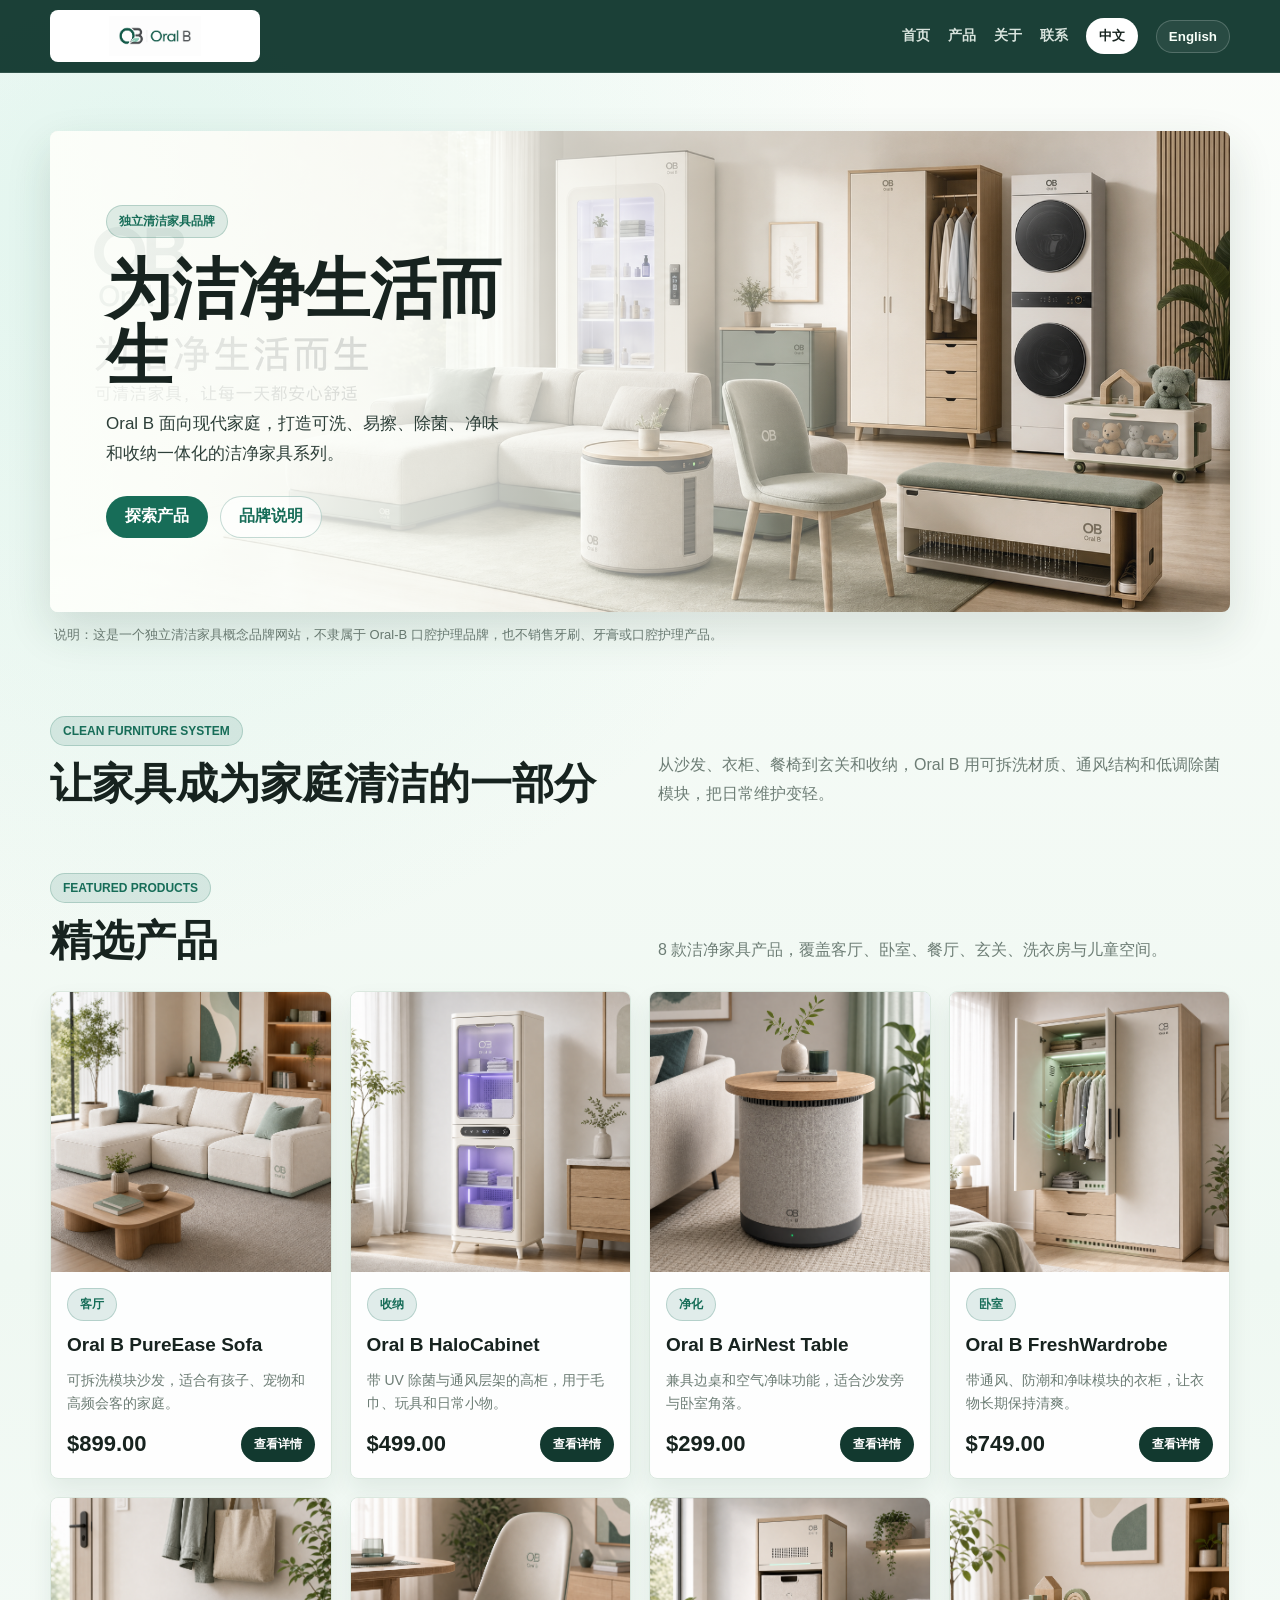
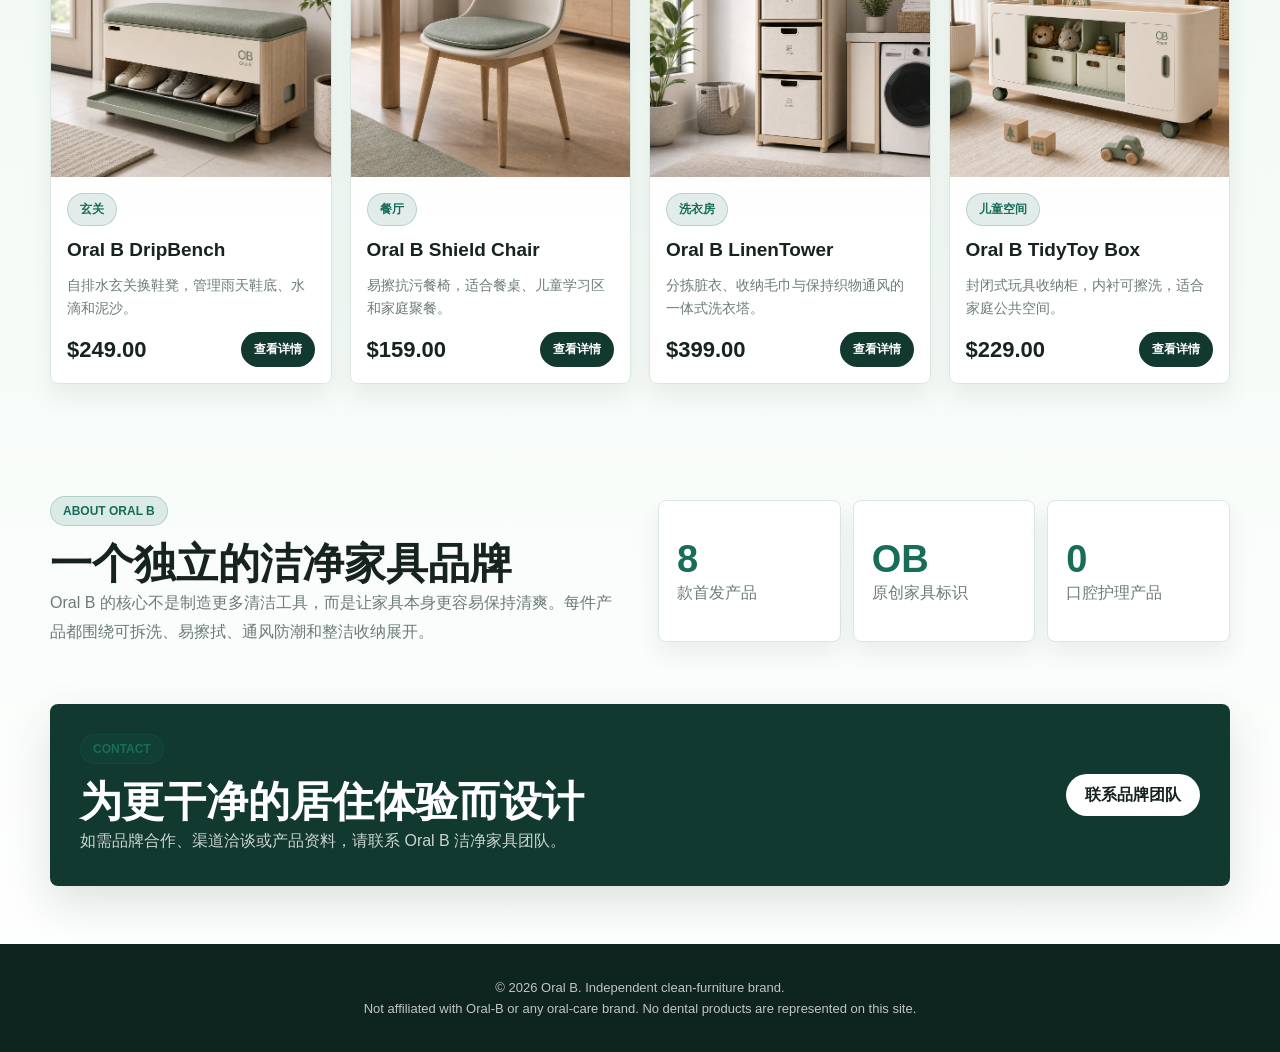
<file: index.html>
<!DOCTYPE html>
<html lang="zh-CN">
<head>
  <meta charset="UTF-8">
  <meta name="viewport" content="width=device-width, initial-scale=1.0">
  <title>Oral B | Clean Furniture for Fresh Living</title>
  <meta name="description" content="Oral B is an independent clean-furniture brand for washable, hygienic, easy-care home furniture.">
  <link rel="stylesheet" href="style.css">
</head>
<body>
  <header class="site-header">
    <nav class="nav-shell" aria-label="Primary navigation">
      <a class="brand-lockup" href="index.html" aria-label="Oral B home">
        <img src="assets/oral-b-logo.png" alt="Oral B logo">
      </a>
      <div class="nav-links">
        <a href="#home" data-i18n="nav.home">首页</a>
        <a href="#products" data-i18n="nav.products">产品</a>
        <a href="#about" data-i18n="nav.about">关于</a>
        <a href="#contact" data-i18n="nav.contact">联系</a>
        <button class="lang-toggle active" type="button" data-lang="zh">中文</button>
        <button class="lang-toggle" type="button" data-lang="en">English</button>
      </div>
    </nav>
  </header>

  <main>
    <section class="hero-section" id="home">
      <div class="hero-card">
        <img class="hero-image" src="assets/hero-banner.png" alt="Oral B clean furniture product lineup">
        <div class="hero-copy">
          <span class="eyebrow" data-i18n="hero.eyebrow">独立清洁家具品牌</span>
          <h1 data-i18n="hero.title">为洁净生活而生</h1>
          <p data-i18n="hero.body">Oral B 面向现代家庭，打造可洗、易擦、除菌、净味和收纳一体化的洁净家具系列。</p>
          <div class="hero-actions">
            <a class="primary-btn" href="#products" data-i18n="hero.ctaProducts">探索产品</a>
            <a class="secondary-btn" href="#about" data-i18n="hero.ctaAbout">品牌说明</a>
          </div>
        </div>
      </div>
      <p class="brand-note" data-i18n="hero.note">说明：这是一个独立清洁家具概念品牌网站，不隶属于 Oral-B 口腔护理品牌，也不销售牙刷、牙膏或口腔护理产品。</p>
    </section>

    <section class="intro-band">
      <div class="intro-grid">
        <div>
          <span class="section-kicker" data-i18n="intro.kicker">Clean Furniture System</span>
          <h2 data-i18n="intro.title">让家具成为家庭清洁的一部分</h2>
        </div>
        <p data-i18n="intro.body">从沙发、衣柜、餐椅到玄关和收纳，Oral B 用可拆洗材质、通风结构和低调除菌模块，把日常维护变轻。</p>
      </div>
    </section>

    <section class="products-section" id="products">
      <div class="section-heading">
        <div>
          <span class="section-kicker" data-i18n="products.kicker">Featured Products</span>
          <h2 data-i18n="products.title">精选产品</h2>
        </div>
        <p data-i18n="products.body">8 款洁净家具产品，覆盖客厅、卧室、餐厅、玄关、洗衣房与儿童空间。</p>
      </div>
      <div class="product-grid" id="productGrid" aria-live="polite"></div>
    </section>

    <section class="about-section" id="about">
      <div class="about-copy">
        <span class="section-kicker" data-i18n="about.kicker">About Oral B</span>
        <h2 data-i18n="about.title">一个独立的洁净家具品牌</h2>
        <p data-i18n="about.body">Oral B 的核心不是制造更多清洁工具，而是让家具本身更容易保持清爽。每件产品都围绕可拆洗、易擦拭、通风防潮和整洁收纳展开。</p>
      </div>
      <div class="stats-panel" aria-label="Brand highlights">
        <div>
          <strong>8</strong>
          <span data-i18n="about.statProducts">款首发产品</span>
        </div>
        <div>
          <strong>OB</strong>
          <span data-i18n="about.statIdentity">原创家具标识</span>
        </div>
        <div>
          <strong>0</strong>
          <span data-i18n="about.statDental">口腔护理产品</span>
        </div>
      </div>
    </section>

    <section class="contact-section" id="contact">
      <div>
        <span class="section-kicker" data-i18n="contact.kicker">Contact</span>
        <h2 data-i18n="contact.title">为更干净的居住体验而设计</h2>
        <p data-i18n="contact.body">如需品牌合作、渠道洽谈或产品资料，请联系 Oral B 洁净家具团队。</p>
      </div>
      <a class="primary-btn" href="mailto:hello@oral-b-clean.example" data-i18n="contact.cta">联系品牌团队</a>
    </section>
  </main>

  <footer class="site-footer">
    <p data-i18n="footer.copy">© 2026 Oral B. Independent clean-furniture brand.</p>
    <p data-i18n="footer.note">Not affiliated with Oral-B or any oral-care brand. No dental products are represented on this site.</p>
  </footer>

  <script src="product-data.js"></script>
  <script src="site.js"></script>
</body>
</html>
</file>
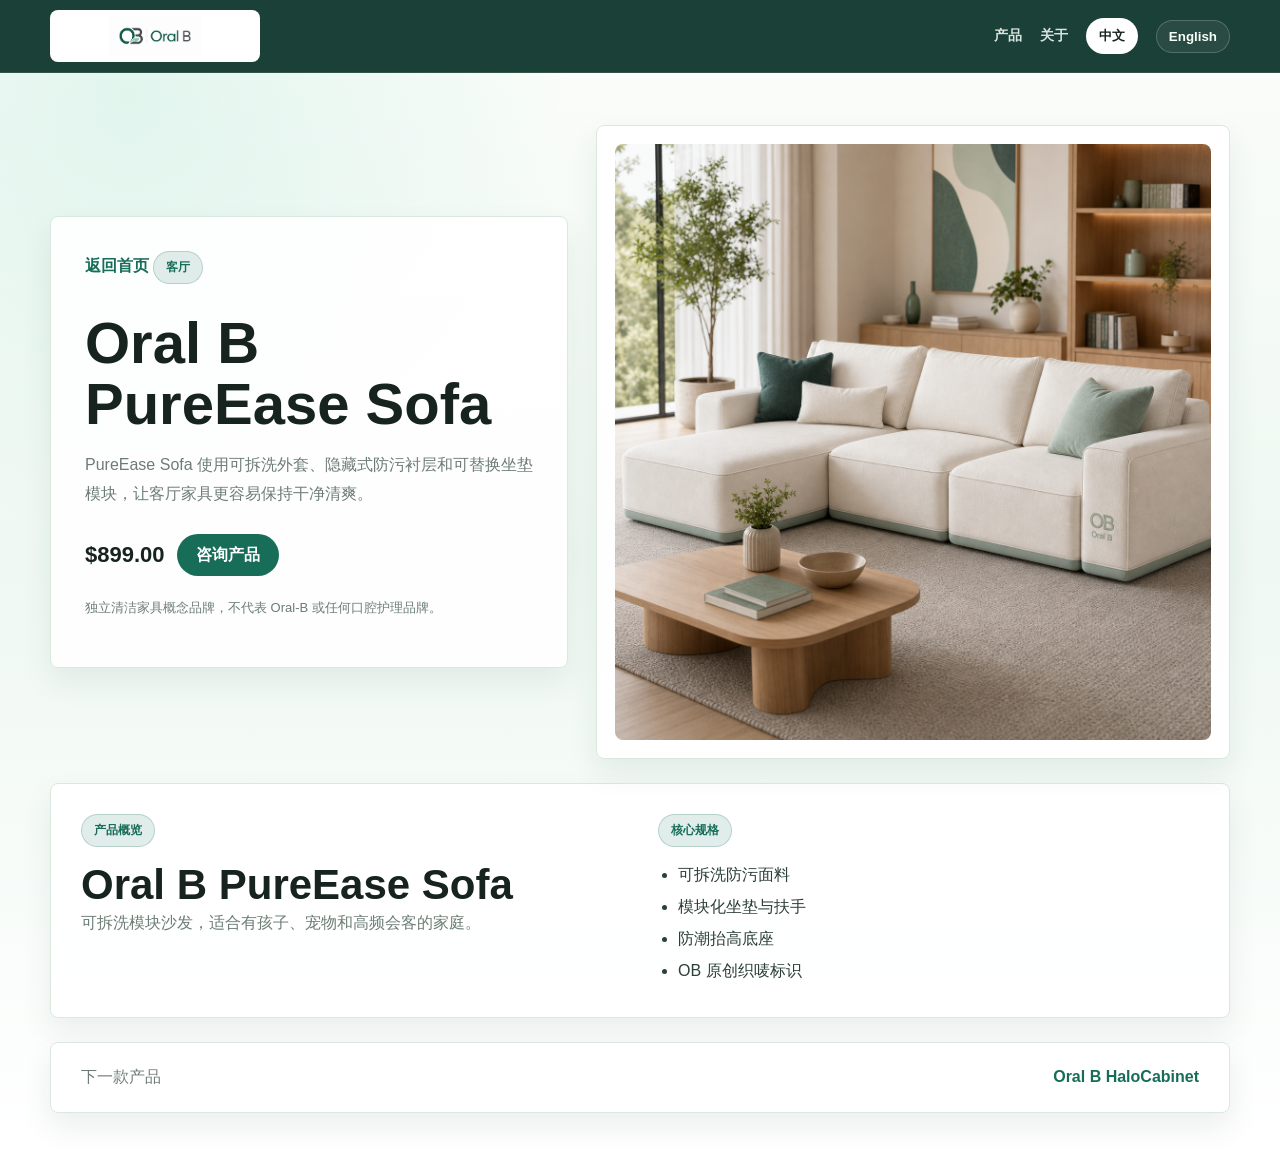
<file: product1.html>
<!DOCTYPE html>
<html lang="zh-CN">
<head>
  <meta charset="UTF-8">
  <meta name="viewport" content="width=device-width, initial-scale=1.0">
  <title>Oral B Product | Oral B</title>
  <link rel="stylesheet" href="style.css">
</head>
<body class="detail-page">
  <header class="site-header">
    <nav class="nav-shell" aria-label="Primary navigation">
      <a class="brand-lockup" href="index.html"><img src="assets/oral-b-logo.png" alt="Oral B logo"></a>
      <div class="nav-links">
        <a href="index.html#products" data-i18n="nav.products">产品</a>
        <a href="index.html#about" data-i18n="nav.about">关于</a>
        <button class="lang-toggle active" type="button" data-lang="zh">中文</button>
        <button class="lang-toggle" type="button" data-lang="en">English</button>
      </div>
    </nav>
  </header>
  <main class="detail-wrap" data-product-detail="1"></main>
  <script src="product-data.js"></script>
  <script src="site.js"></script>
</body>
</html>
</file>
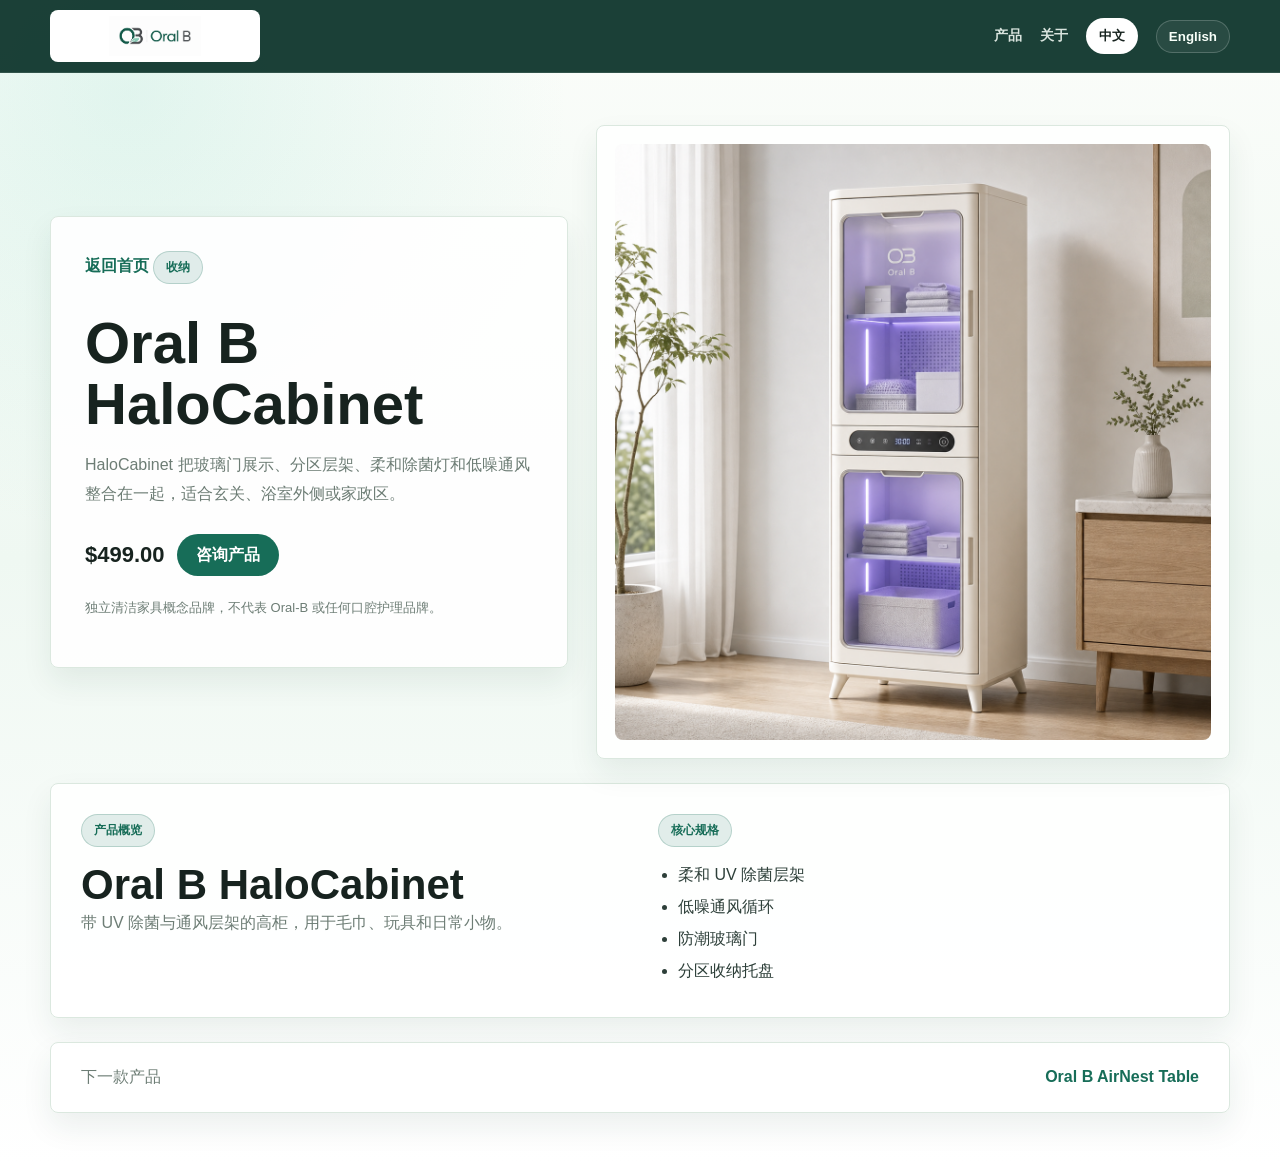
<file: product2.html>
<!DOCTYPE html>
<html lang="zh-CN">
<head>
  <meta charset="UTF-8">
  <meta name="viewport" content="width=device-width, initial-scale=1.0">
  <title>Oral B Product | Oral B</title>
  <link rel="stylesheet" href="style.css">
</head>
<body class="detail-page">
  <header class="site-header">
    <nav class="nav-shell" aria-label="Primary navigation">
      <a class="brand-lockup" href="index.html"><img src="assets/oral-b-logo.png" alt="Oral B logo"></a>
      <div class="nav-links">
        <a href="index.html#products" data-i18n="nav.products">产品</a>
        <a href="index.html#about" data-i18n="nav.about">关于</a>
        <button class="lang-toggle active" type="button" data-lang="zh">中文</button>
        <button class="lang-toggle" type="button" data-lang="en">English</button>
      </div>
    </nav>
  </header>
  <main class="detail-wrap" data-product-detail="2"></main>
  <script src="product-data.js"></script>
  <script src="site.js"></script>
</body>
</html>
</file>
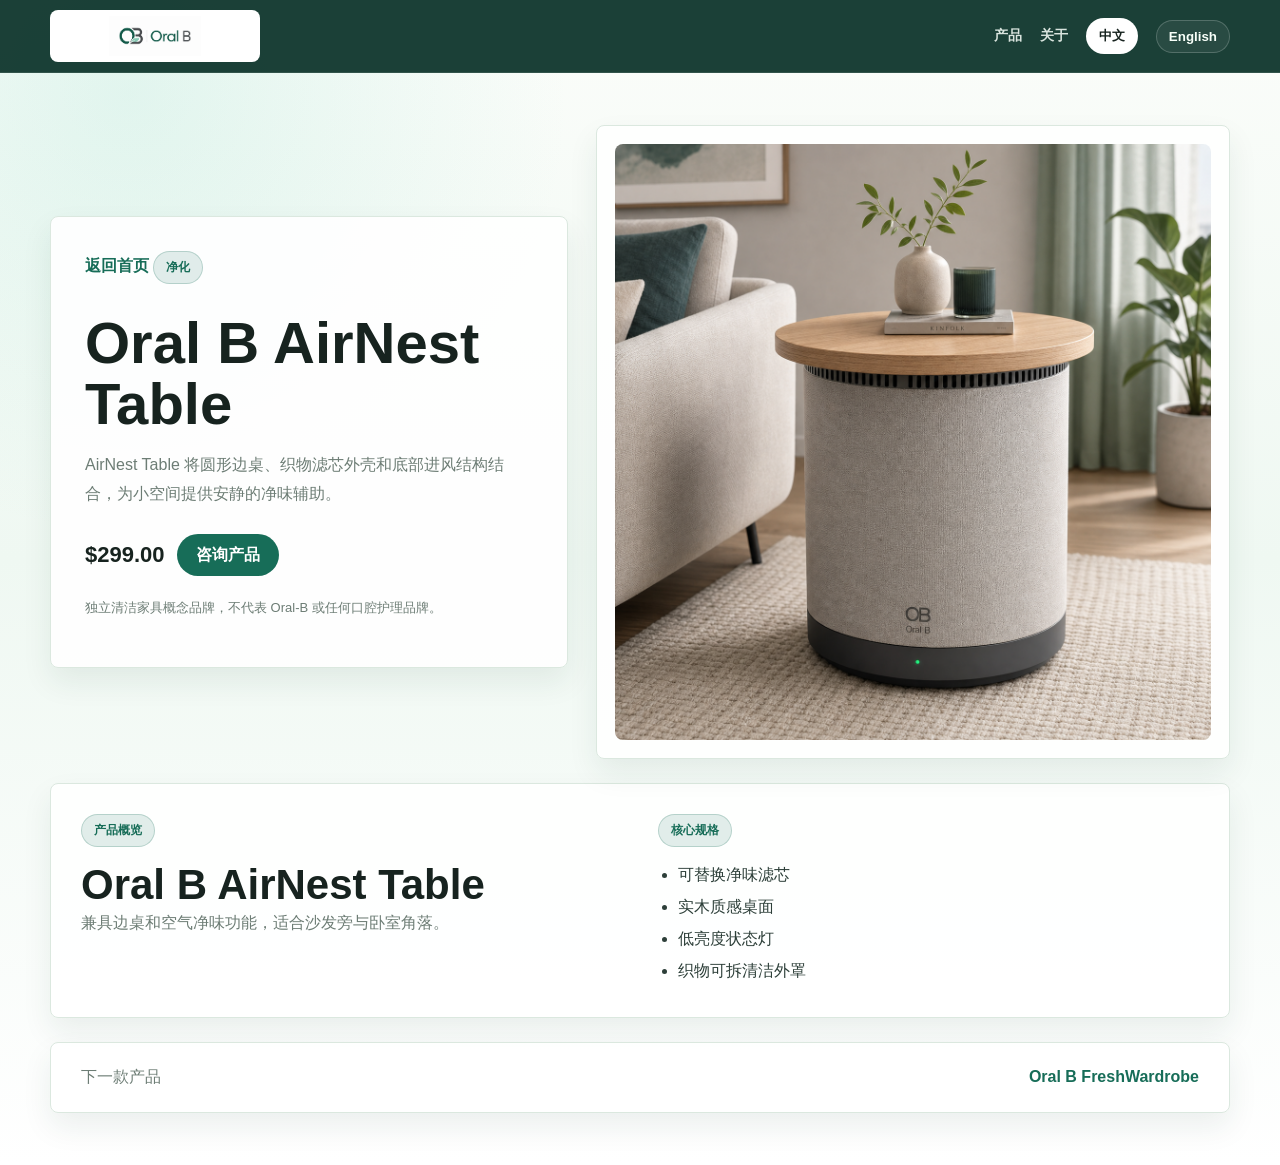
<file: product3.html>
<!DOCTYPE html>
<html lang="zh-CN">
<head>
  <meta charset="UTF-8">
  <meta name="viewport" content="width=device-width, initial-scale=1.0">
  <title>Oral B Product | Oral B</title>
  <link rel="stylesheet" href="style.css">
</head>
<body class="detail-page">
  <header class="site-header">
    <nav class="nav-shell" aria-label="Primary navigation">
      <a class="brand-lockup" href="index.html"><img src="assets/oral-b-logo.png" alt="Oral B logo"></a>
      <div class="nav-links">
        <a href="index.html#products" data-i18n="nav.products">产品</a>
        <a href="index.html#about" data-i18n="nav.about">关于</a>
        <button class="lang-toggle active" type="button" data-lang="zh">中文</button>
        <button class="lang-toggle" type="button" data-lang="en">English</button>
      </div>
    </nav>
  </header>
  <main class="detail-wrap" data-product-detail="3"></main>
  <script src="product-data.js"></script>
  <script src="site.js"></script>
</body>
</html>
</file>
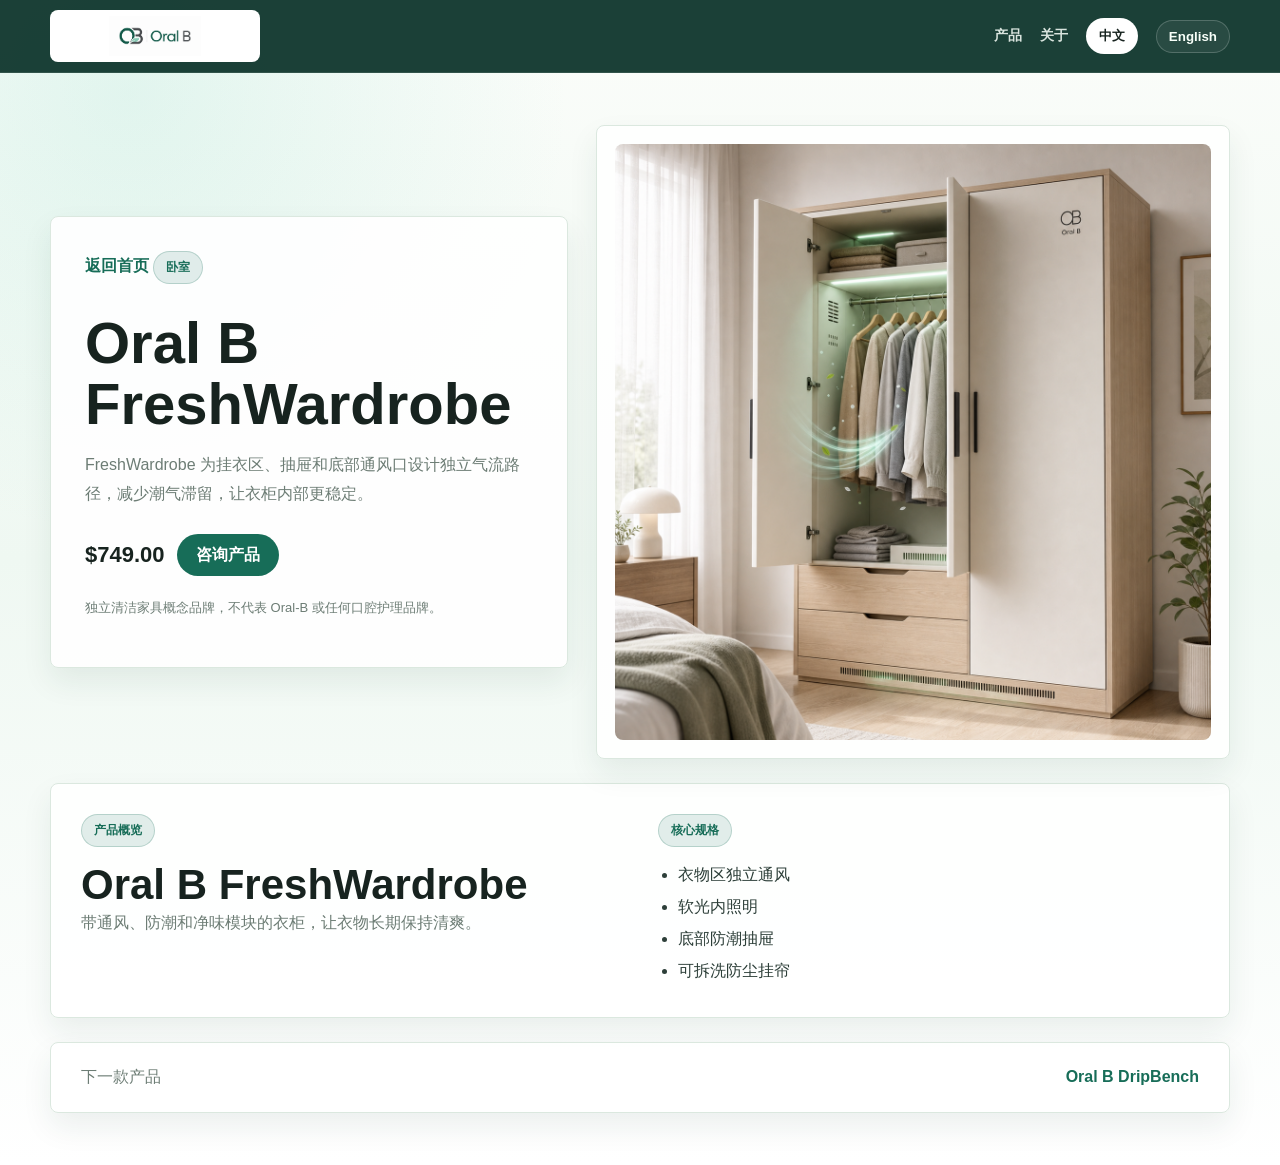
<file: product4.html>
<!DOCTYPE html>
<html lang="zh-CN">
<head>
  <meta charset="UTF-8">
  <meta name="viewport" content="width=device-width, initial-scale=1.0">
  <title>Oral B Product | Oral B</title>
  <link rel="stylesheet" href="style.css">
</head>
<body class="detail-page">
  <header class="site-header">
    <nav class="nav-shell" aria-label="Primary navigation">
      <a class="brand-lockup" href="index.html"><img src="assets/oral-b-logo.png" alt="Oral B logo"></a>
      <div class="nav-links">
        <a href="index.html#products" data-i18n="nav.products">产品</a>
        <a href="index.html#about" data-i18n="nav.about">关于</a>
        <button class="lang-toggle active" type="button" data-lang="zh">中文</button>
        <button class="lang-toggle" type="button" data-lang="en">English</button>
      </div>
    </nav>
  </header>
  <main class="detail-wrap" data-product-detail="4"></main>
  <script src="product-data.js"></script>
  <script src="site.js"></script>
</body>
</html>
</file>
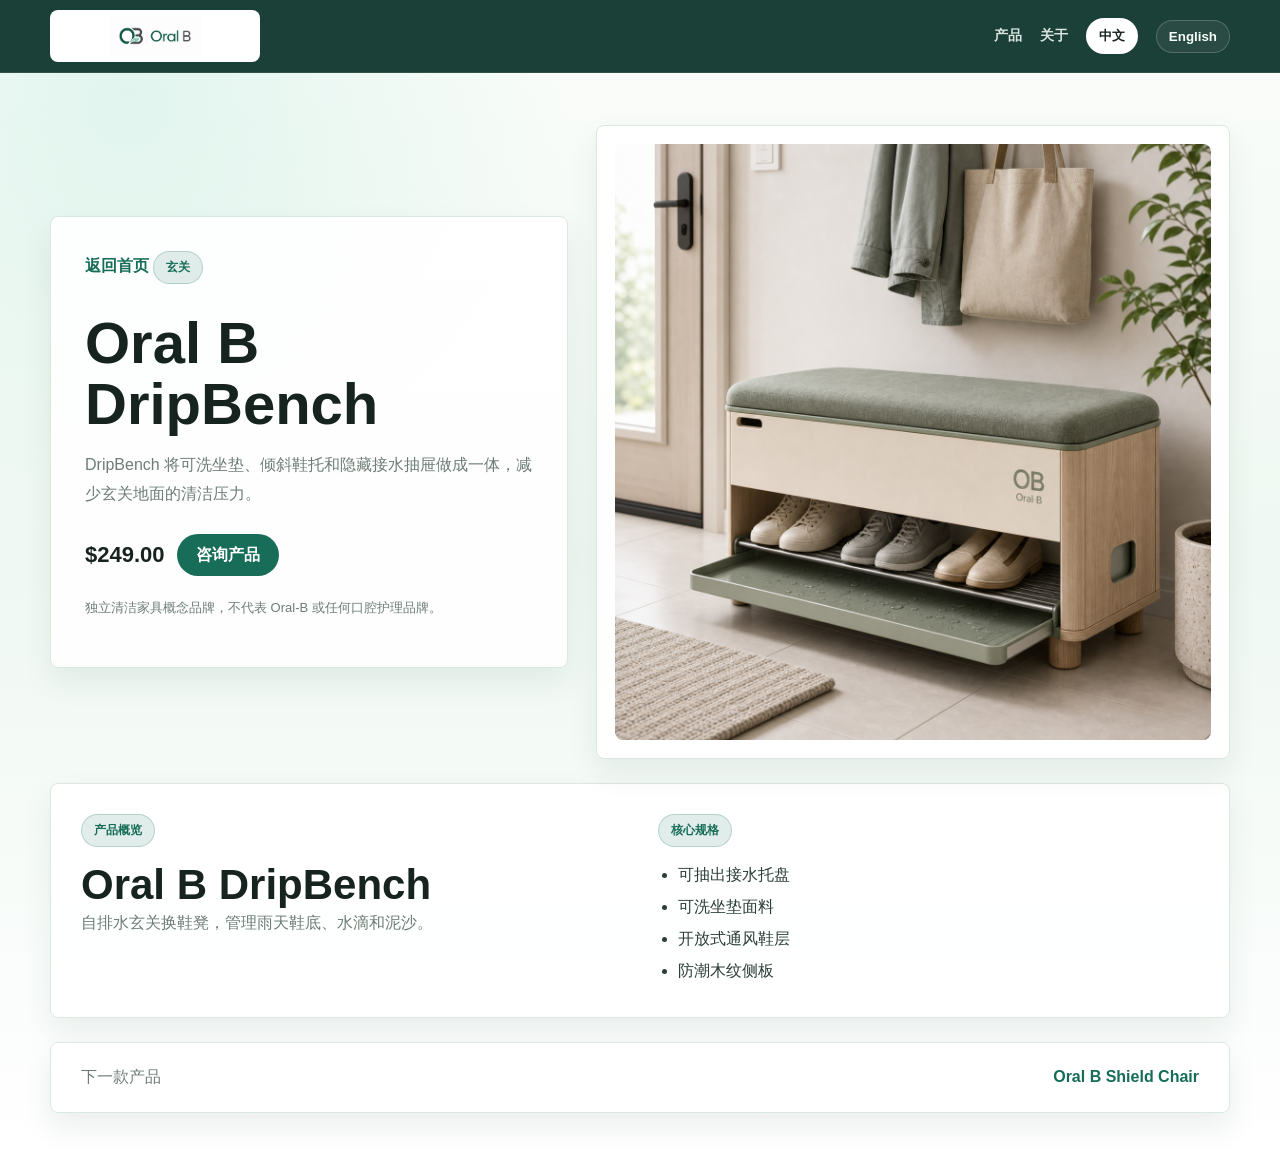
<file: product5.html>
<!DOCTYPE html>
<html lang="zh-CN">
<head>
  <meta charset="UTF-8">
  <meta name="viewport" content="width=device-width, initial-scale=1.0">
  <title>Oral B Product | Oral B</title>
  <link rel="stylesheet" href="style.css">
</head>
<body class="detail-page">
  <header class="site-header">
    <nav class="nav-shell" aria-label="Primary navigation">
      <a class="brand-lockup" href="index.html"><img src="assets/oral-b-logo.png" alt="Oral B logo"></a>
      <div class="nav-links">
        <a href="index.html#products" data-i18n="nav.products">产品</a>
        <a href="index.html#about" data-i18n="nav.about">关于</a>
        <button class="lang-toggle active" type="button" data-lang="zh">中文</button>
        <button class="lang-toggle" type="button" data-lang="en">English</button>
      </div>
    </nav>
  </header>
  <main class="detail-wrap" data-product-detail="5"></main>
  <script src="product-data.js"></script>
  <script src="site.js"></script>
</body>
</html>
</file>
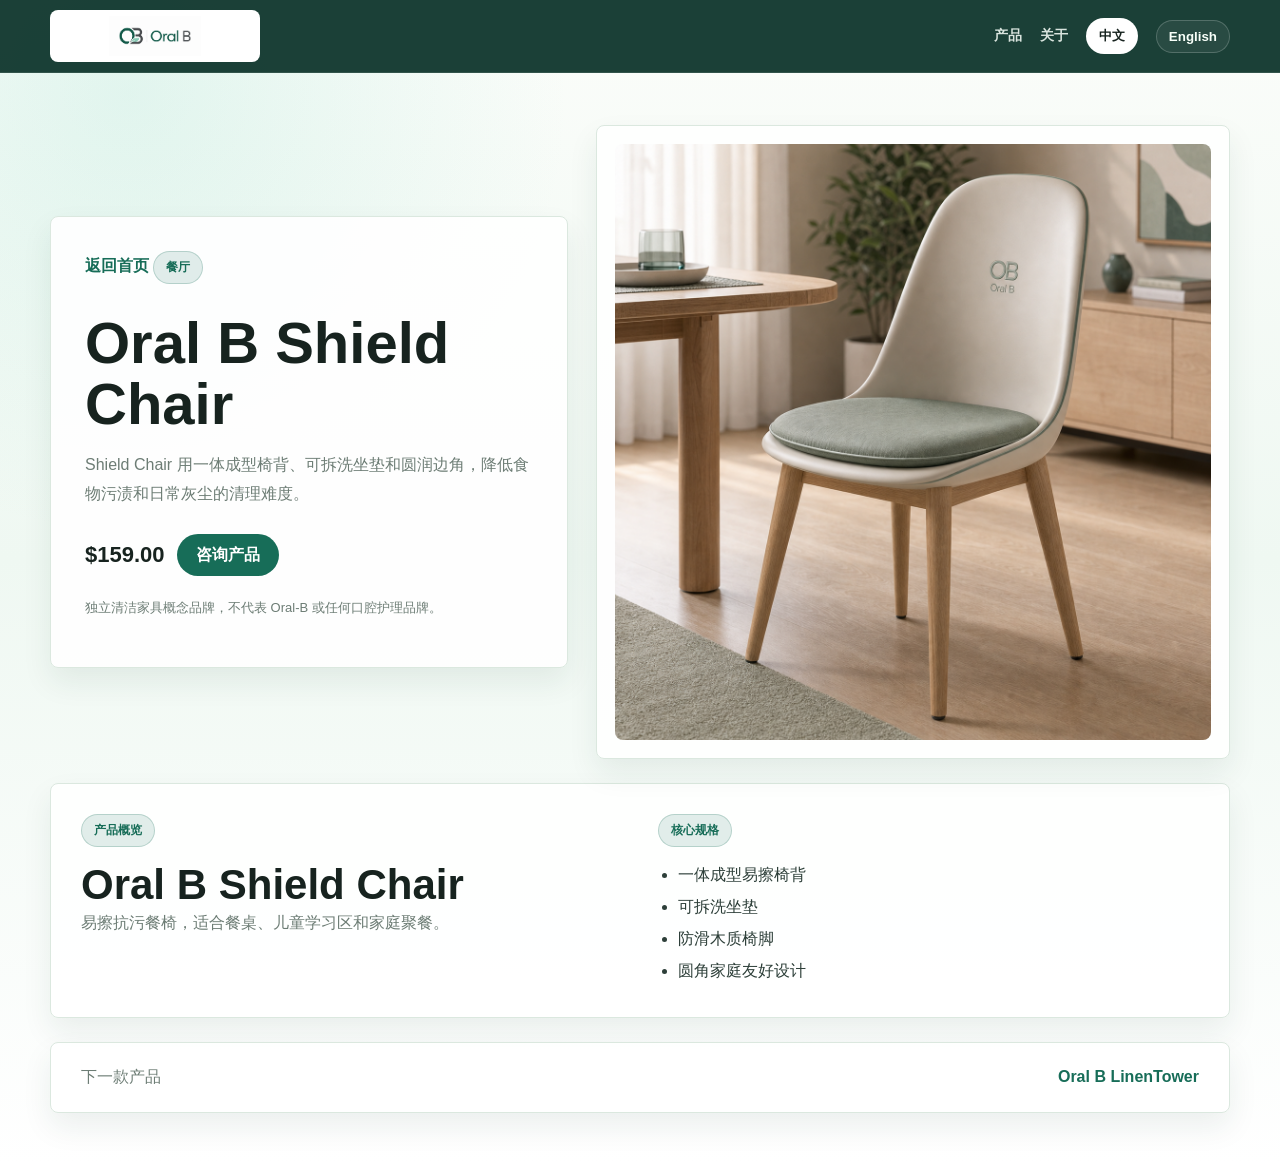
<file: product6.html>
<!DOCTYPE html>
<html lang="zh-CN">
<head>
  <meta charset="UTF-8">
  <meta name="viewport" content="width=device-width, initial-scale=1.0">
  <title>Oral B Product | Oral B</title>
  <link rel="stylesheet" href="style.css">
</head>
<body class="detail-page">
  <header class="site-header">
    <nav class="nav-shell" aria-label="Primary navigation">
      <a class="brand-lockup" href="index.html"><img src="assets/oral-b-logo.png" alt="Oral B logo"></a>
      <div class="nav-links">
        <a href="index.html#products" data-i18n="nav.products">产品</a>
        <a href="index.html#about" data-i18n="nav.about">关于</a>
        <button class="lang-toggle active" type="button" data-lang="zh">中文</button>
        <button class="lang-toggle" type="button" data-lang="en">English</button>
      </div>
    </nav>
  </header>
  <main class="detail-wrap" data-product-detail="6"></main>
  <script src="product-data.js"></script>
  <script src="site.js"></script>
</body>
</html>
</file>
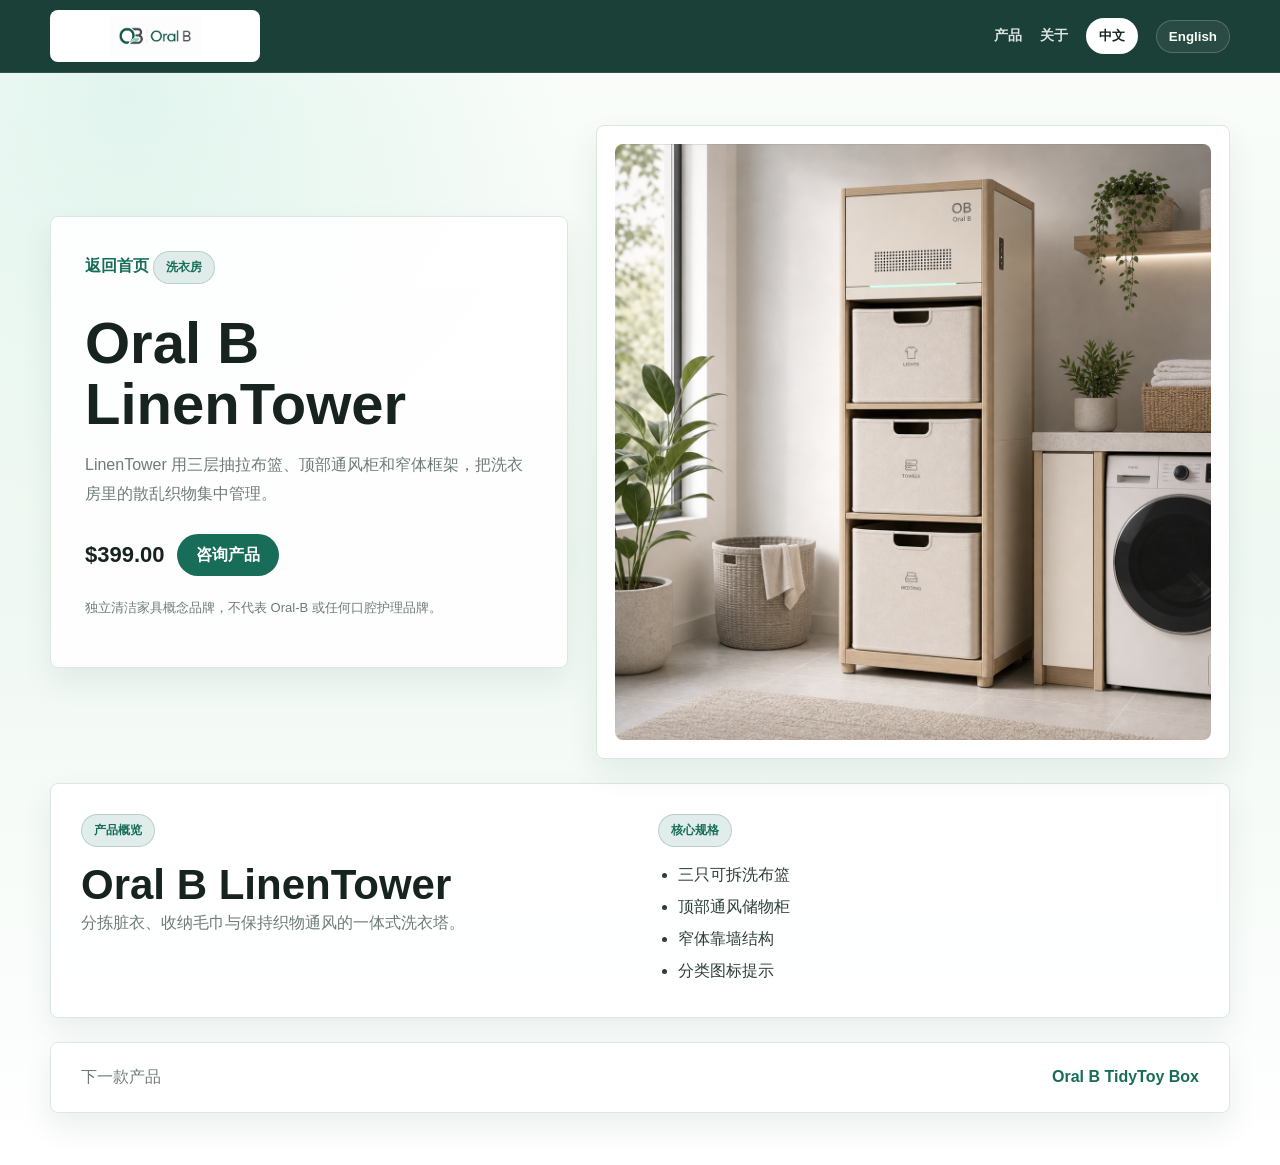
<file: product7.html>
<!DOCTYPE html>
<html lang="zh-CN">
<head>
  <meta charset="UTF-8">
  <meta name="viewport" content="width=device-width, initial-scale=1.0">
  <title>Oral B Product | Oral B</title>
  <link rel="stylesheet" href="style.css">
</head>
<body class="detail-page">
  <header class="site-header">
    <nav class="nav-shell" aria-label="Primary navigation">
      <a class="brand-lockup" href="index.html"><img src="assets/oral-b-logo.png" alt="Oral B logo"></a>
      <div class="nav-links">
        <a href="index.html#products" data-i18n="nav.products">产品</a>
        <a href="index.html#about" data-i18n="nav.about">关于</a>
        <button class="lang-toggle active" type="button" data-lang="zh">中文</button>
        <button class="lang-toggle" type="button" data-lang="en">English</button>
      </div>
    </nav>
  </header>
  <main class="detail-wrap" data-product-detail="7"></main>
  <script src="product-data.js"></script>
  <script src="site.js"></script>
</body>
</html>
</file>
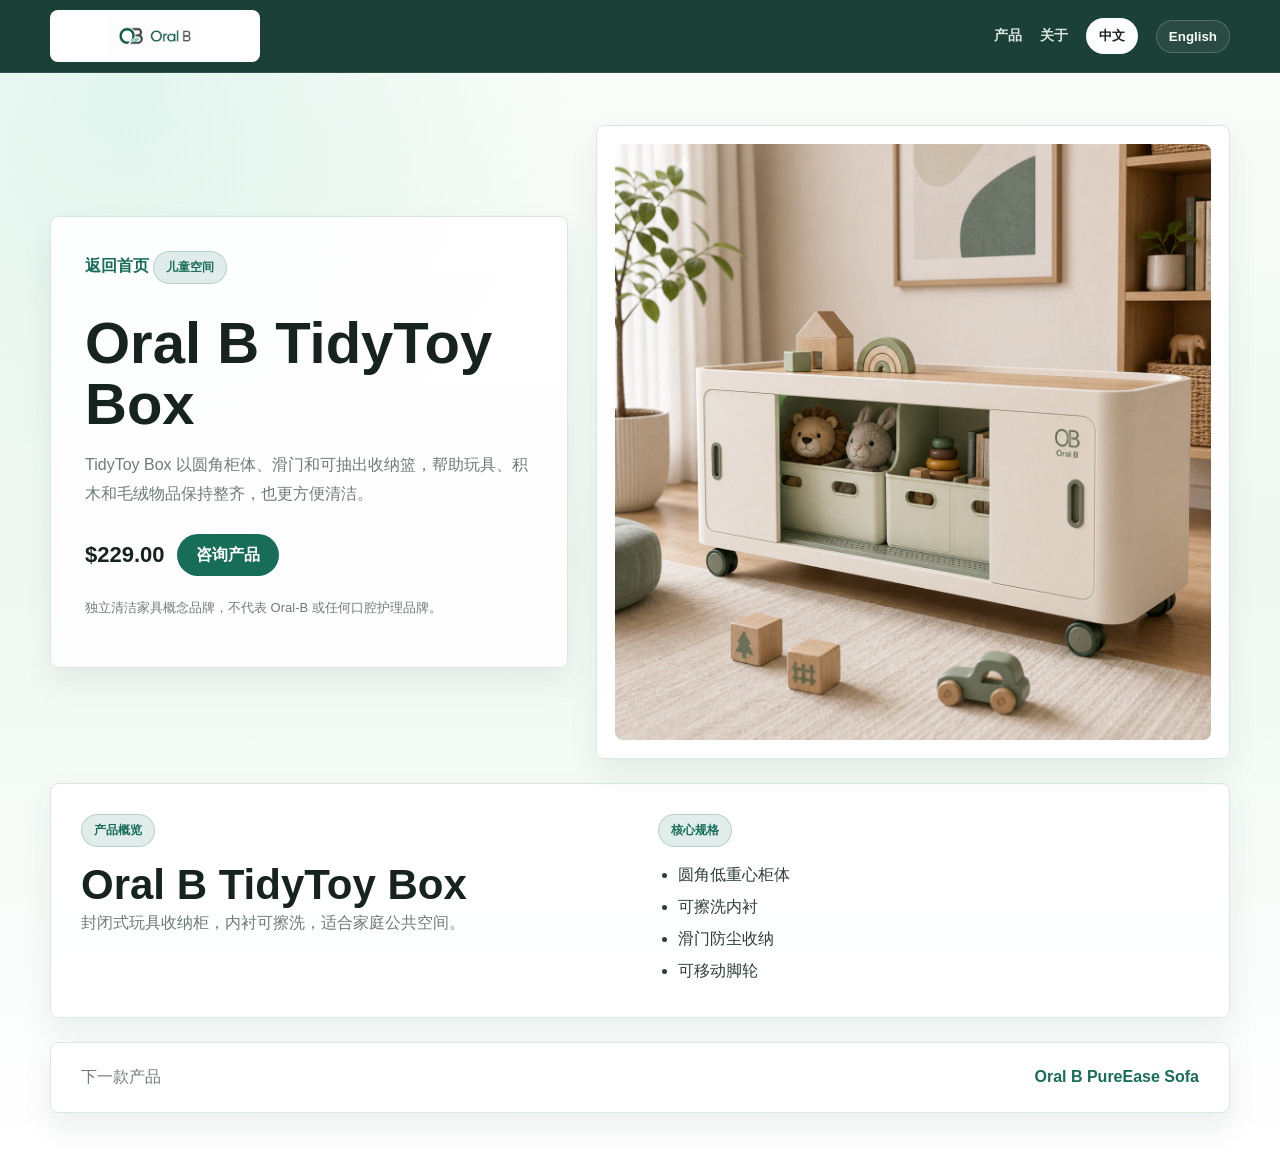
<file: product8.html>
<!DOCTYPE html>
<html lang="zh-CN">
<head>
  <meta charset="UTF-8">
  <meta name="viewport" content="width=device-width, initial-scale=1.0">
  <title>Oral B Product | Oral B</title>
  <link rel="stylesheet" href="style.css">
</head>
<body class="detail-page">
  <header class="site-header">
    <nav class="nav-shell" aria-label="Primary navigation">
      <a class="brand-lockup" href="index.html"><img src="assets/oral-b-logo.png" alt="Oral B logo"></a>
      <div class="nav-links">
        <a href="index.html#products" data-i18n="nav.products">产品</a>
        <a href="index.html#about" data-i18n="nav.about">关于</a>
        <button class="lang-toggle active" type="button" data-lang="zh">中文</button>
        <button class="lang-toggle" type="button" data-lang="en">English</button>
      </div>
    </nav>
  </header>
  <main class="detail-wrap" data-product-detail="8"></main>
  <script src="product-data.js"></script>
  <script src="site.js"></script>
</body>
</html>
</file>
<file: style.css>
:root {
  --ink: #17231f;
  --ink-soft: #2d3f39;
  --nav: #12392f;
  --green: #176d58;
  --mint: #82d8c3;
  --paper: #f7fbf7;
  --panel: #ffffff;
  --line: #dbe8df;
  --muted: #6d7d75;
  --wood: #d8b989;
  --shadow: 0 18px 45px rgba(28, 58, 45, 0.14);
}

* {
  box-sizing: border-box;
}

html {
  scroll-behavior: smooth;
}

body {
  margin: 0;
  font-family: Arial, "Microsoft YaHei", sans-serif;
  color: var(--ink);
  background:
    radial-gradient(circle at 10% 8%, rgba(130, 216, 195, 0.2), transparent 28%),
    linear-gradient(180deg, #fbfdfa 0%, #eff8f2 48%, #ffffff 100%);
}

a {
  color: inherit;
  text-decoration: none;
}

img {
  display: block;
  max-width: 100%;
}

.site-header {
  position: sticky;
  top: 0;
  z-index: 20;
  background: rgba(18, 57, 47, 0.96);
  border-bottom: 1px solid rgba(255, 255, 255, 0.1);
}

.nav-shell {
  width: min(1180px, calc(100% - 32px));
  min-height: 72px;
  margin: 0 auto;
  display: flex;
  align-items: center;
  justify-content: space-between;
  gap: 24px;
}

.brand-lockup {
  display: flex;
  align-items: center;
  height: 54px;
}

.brand-lockup img {
  width: 210px;
  height: 52px;
  object-fit: contain;
  background: #ffffff;
  border-radius: 8px;
  padding: 6px 12px;
}

.nav-links {
  display: flex;
  align-items: center;
  gap: 18px;
  color: #f8fff9;
  font-size: 14px;
  font-weight: 700;
}

.nav-links a {
  opacity: 0.86;
}

.nav-links a:hover {
  opacity: 1;
}

.lang-toggle {
  border: 1px solid rgba(255, 255, 255, 0.2);
  background: rgba(255, 255, 255, 0.06);
  color: #f8fff9;
  border-radius: 999px;
  padding: 8px 12px;
  font-weight: 700;
  cursor: pointer;
}

.lang-toggle.active {
  background: #ffffff;
  color: var(--ink);
}

.hero-section {
  width: min(1180px, calc(100% - 32px));
  margin: 58px auto 36px;
}

.hero-card {
  position: relative;
  min-height: 470px;
  overflow: hidden;
  border-radius: 8px;
  background: #eff8f2;
  box-shadow: var(--shadow);
}

.hero-image {
  position: absolute;
  inset: 0;
  width: 100%;
  height: 100%;
  object-fit: cover;
}

.hero-card::after {
  content: "";
  position: absolute;
  inset: 0;
  background: linear-gradient(90deg, rgba(252, 255, 250, 0.94) 0%, rgba(252, 255, 250, 0.78) 35%, rgba(252, 255, 250, 0.04) 78%);
}

.hero-copy {
  position: relative;
  z-index: 2;
  width: min(520px, 100%);
  padding: 74px 56px;
  color: var(--ink);
}

.eyebrow,
.section-kicker,
.product-category {
  display: inline-flex;
  align-items: center;
  width: fit-content;
  border-radius: 999px;
  background: rgba(23, 109, 88, 0.12);
  color: var(--green);
  border: 1px solid rgba(23, 109, 88, 0.22);
  padding: 7px 12px;
  font-size: 12px;
  font-weight: 800;
  text-transform: uppercase;
}

.hero-copy h1 {
  margin: 18px 0;
  font-size: clamp(38px, 7vw, 66px);
  line-height: 1.02;
}

.hero-copy p {
  margin: 0;
  color: var(--ink-soft);
  font-size: 17px;
  line-height: 1.8;
}

.hero-actions,
.detail-actions {
  display: flex;
  align-items: center;
  flex-wrap: wrap;
  gap: 12px;
  margin-top: 26px;
}

.primary-btn,
.secondary-btn {
  display: inline-flex;
  align-items: center;
  justify-content: center;
  min-height: 42px;
  border-radius: 999px;
  padding: 0 18px;
  font-weight: 800;
  border: 1px solid transparent;
}

.primary-btn {
  background: var(--green);
  color: #ffffff;
}

.secondary-btn {
  color: var(--green);
  border-color: rgba(23, 109, 88, 0.25);
  background: rgba(255, 255, 255, 0.62);
}

.brand-note {
  margin: 14px 4px 0;
  color: var(--muted);
  font-size: 13px;
}

.intro-band,
.products-section,
.about-section,
.contact-section,
.detail-wrap {
  width: min(1180px, calc(100% - 32px));
  margin: 0 auto;
}

.intro-band {
  padding: 36px 0;
}

.intro-grid,
.section-heading,
.about-section,
.contact-section,
.detail-info {
  display: grid;
  grid-template-columns: 1fr 1fr;
  gap: 36px;
  align-items: end;
}

.intro-grid h2,
.section-heading h2,
.about-copy h2,
.contact-section h2,
.detail-info h2 {
  margin: 14px 0 0;
  font-size: clamp(28px, 4vw, 42px);
  line-height: 1.16;
}

.intro-grid p,
.section-heading p,
.about-copy p,
.contact-section p,
.detail-info p {
  margin: 0;
  color: var(--muted);
  line-height: 1.8;
}

.products-section {
  padding: 28px 0 54px;
}

.product-grid {
  display: grid;
  grid-template-columns: repeat(4, 1fr);
  gap: 18px;
  margin-top: 26px;
}

.product-card {
  display: flex;
  flex-direction: column;
  overflow: hidden;
  background: rgba(255, 255, 255, 0.9);
  border: 1px solid var(--line);
  border-radius: 8px;
  box-shadow: 0 12px 25px rgba(28, 58, 45, 0.08);
}

.product-image-link {
  display: block;
  aspect-ratio: 1 / 1;
  background: #f0f6f2;
  overflow: hidden;
}

.product-card img {
  width: 100%;
  height: 100%;
  object-fit: cover;
  transition: transform 180ms ease;
}

.product-card:hover img {
  transform: scale(1.035);
}

.product-card-body {
  display: flex;
  flex: 1;
  flex-direction: column;
  gap: 12px;
  padding: 16px;
}

.product-card h3 {
  margin: 0;
  font-size: 19px;
  line-height: 1.25;
}

.product-card p {
  margin: 0;
  color: var(--muted);
  line-height: 1.65;
  font-size: 14px;
}

.product-meta {
  display: flex;
  align-items: center;
  justify-content: space-between;
  gap: 12px;
  margin-top: auto;
}

.product-meta strong,
.detail-actions strong {
  font-size: 22px;
}

.product-meta a {
  border-radius: 999px;
  padding: 9px 13px;
  background: var(--nav);
  color: #ffffff;
  font-weight: 800;
  font-size: 12px;
}

.about-section {
  align-items: center;
  padding: 58px 0;
}

.stats-panel {
  display: grid;
  grid-template-columns: repeat(3, 1fr);
  gap: 12px;
}

.stats-panel div {
  min-height: 142px;
  display: flex;
  flex-direction: column;
  justify-content: center;
  background: var(--panel);
  border: 1px solid var(--line);
  border-radius: 8px;
  padding: 18px;
  box-shadow: 0 12px 25px rgba(28, 58, 45, 0.08);
}

.stats-panel strong {
  display: block;
  font-size: 38px;
  color: var(--green);
}

.stats-panel span {
  color: var(--muted);
  line-height: 1.5;
}

.contact-section {
  align-items: center;
  margin-bottom: 58px;
  padding: 30px;
  border-radius: 8px;
  background: var(--nav);
  color: #ffffff;
  box-shadow: var(--shadow);
}

.contact-section p {
  color: rgba(255, 255, 255, 0.78);
}

.contact-section .primary-btn {
  justify-self: end;
  background: #ffffff;
  color: var(--ink);
}

.site-footer {
  padding: 30px 16px;
  text-align: center;
  background: #0d241f;
  color: rgba(255, 255, 255, 0.74);
  font-size: 13px;
}

.site-footer p {
  margin: 6px 0;
}

.detail-page {
  min-height: 100vh;
}

.detail-wrap {
  padding: 52px 0;
}

.detail-hero {
  display: grid;
  grid-template-columns: 0.9fr 1.1fr;
  gap: 28px;
  align-items: center;
}

.detail-copy,
.detail-image-panel,
.detail-info,
.next-product {
  background: rgba(255, 255, 255, 0.92);
  border: 1px solid var(--line);
  border-radius: 8px;
  box-shadow: 0 14px 30px rgba(28, 58, 45, 0.08);
}

.detail-copy {
  padding: 34px;
}

.back-link {
  display: inline-flex;
  margin-bottom: 20px;
  color: var(--green);
  font-weight: 800;
}

.detail-copy h1 {
  margin: 16px 0;
  font-size: clamp(34px, 5vw, 58px);
  line-height: 1.05;
}

.detail-copy p {
  color: var(--muted);
  line-height: 1.8;
}

.detail-note {
  margin-top: 20px;
  font-size: 13px;
}

.detail-image-panel {
  padding: 18px;
}

.detail-image-panel img {
  width: 100%;
  aspect-ratio: 1 / 1;
  object-fit: cover;
  border-radius: 8px;
}

.detail-info {
  align-items: start;
  margin-top: 24px;
  padding: 30px;
}

.spec-list {
  margin: 12px 0 0;
  padding-left: 20px;
  color: var(--ink-soft);
  line-height: 2;
}

.next-product {
  margin-top: 24px;
  padding: 24px 30px;
  display: flex;
  align-items: center;
  justify-content: space-between;
  gap: 16px;
}

.next-product span {
  color: var(--muted);
}

.next-product a {
  color: var(--green);
  font-weight: 900;
}

@media (max-width: 980px) {
  .nav-shell,
  .nav-links {
    flex-wrap: wrap;
    justify-content: center;
  }

  .nav-shell {
    padding: 10px 0;
  }

  .hero-card {
    min-height: 560px;
  }

  .hero-card::after {
    background: linear-gradient(180deg, rgba(252, 255, 250, 0.95) 0%, rgba(252, 255, 250, 0.62) 56%, rgba(252, 255, 250, 0.1) 100%);
  }

  .hero-copy {
    padding: 42px 28px;
  }

  .intro-grid,
  .section-heading,
  .about-section,
  .contact-section,
  .detail-info,
  .detail-hero {
    grid-template-columns: 1fr;
  }

  .product-grid {
    grid-template-columns: repeat(2, 1fr);
  }

  .contact-section .primary-btn {
    justify-self: start;
  }
}

@media (max-width: 600px) {
  .brand-lockup img {
    width: 180px;
  }

  .nav-links {
    gap: 10px;
    font-size: 13px;
  }

  .hero-section,
  .intro-band,
  .products-section,
  .about-section,
  .contact-section,
  .detail-wrap {
    width: min(100% - 20px, 1180px);
  }

  .hero-copy h1 {
    font-size: 38px;
  }

  .product-grid,
  .stats-panel {
    grid-template-columns: 1fr;
  }

  .contact-section,
  .detail-copy,
  .detail-info,
  .next-product {
    padding: 22px;
  }

  .next-product {
    align-items: flex-start;
    flex-direction: column;
  }
}
</file>
